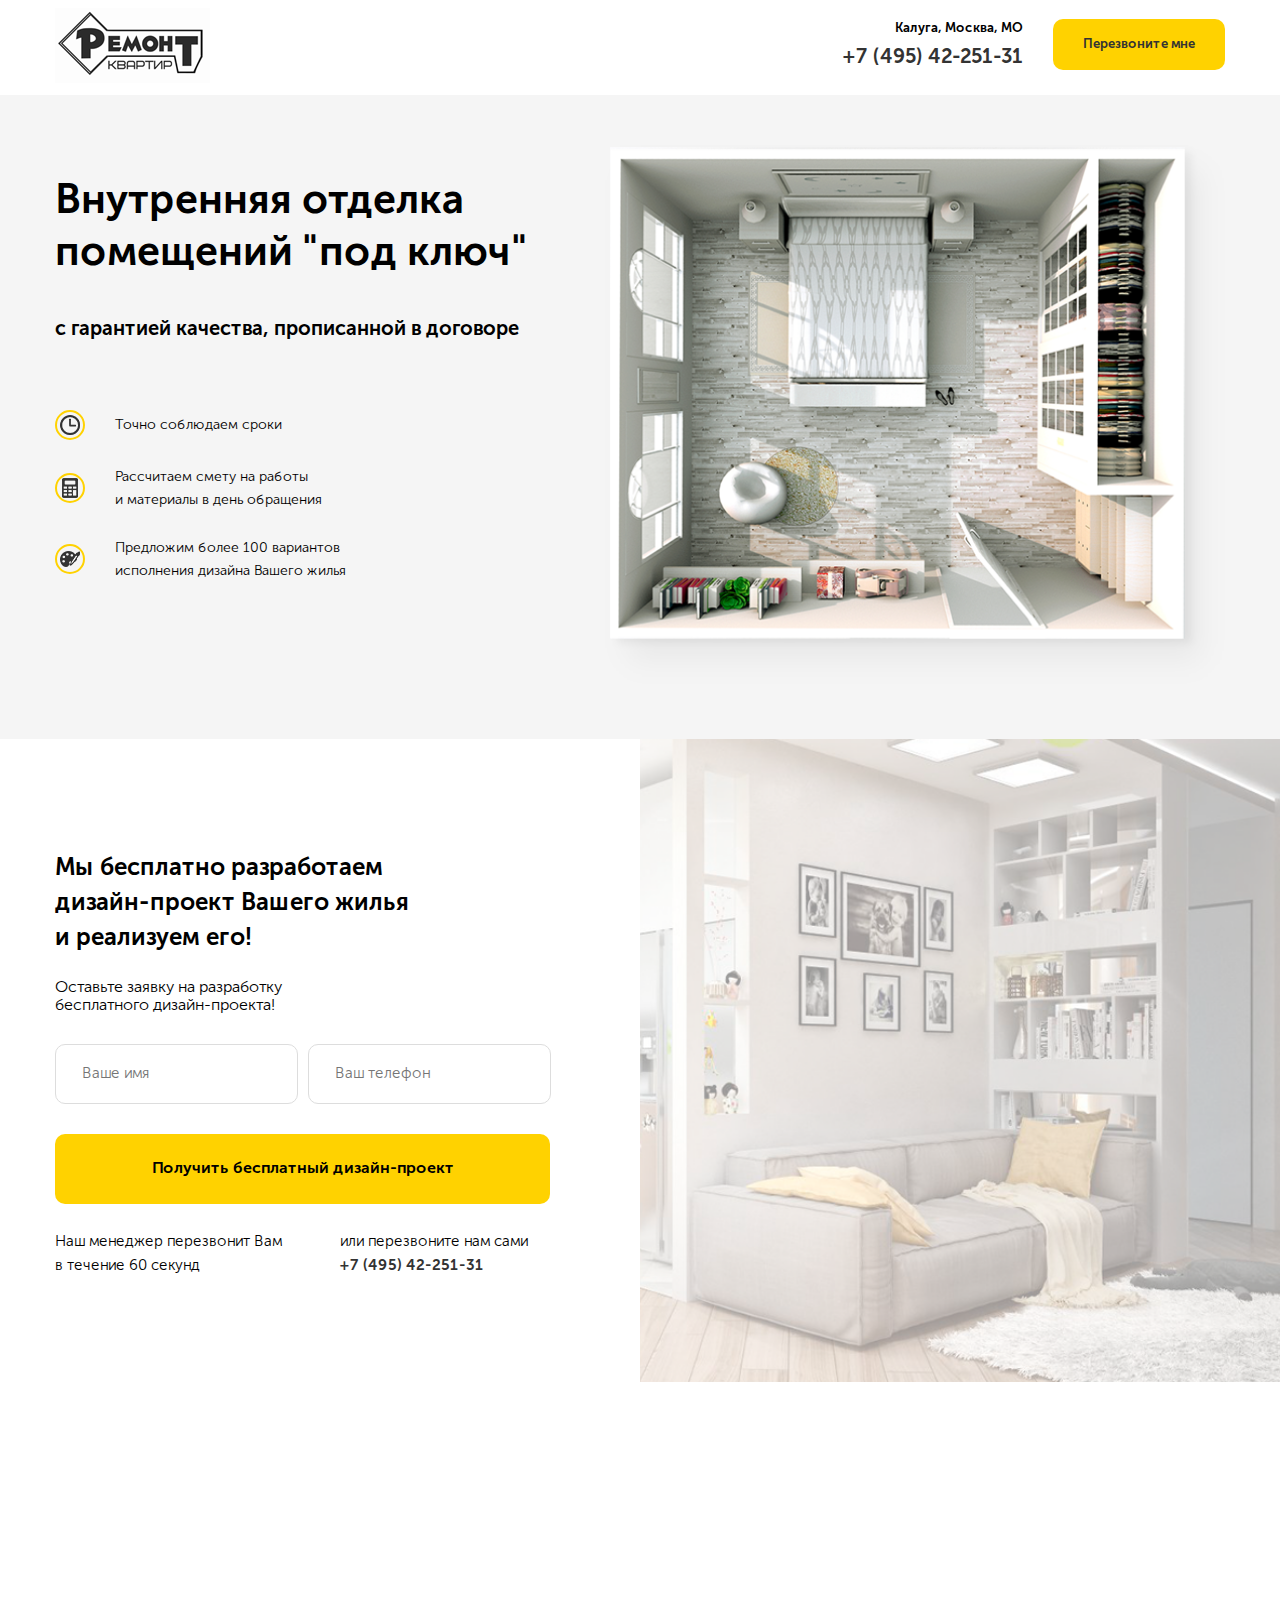
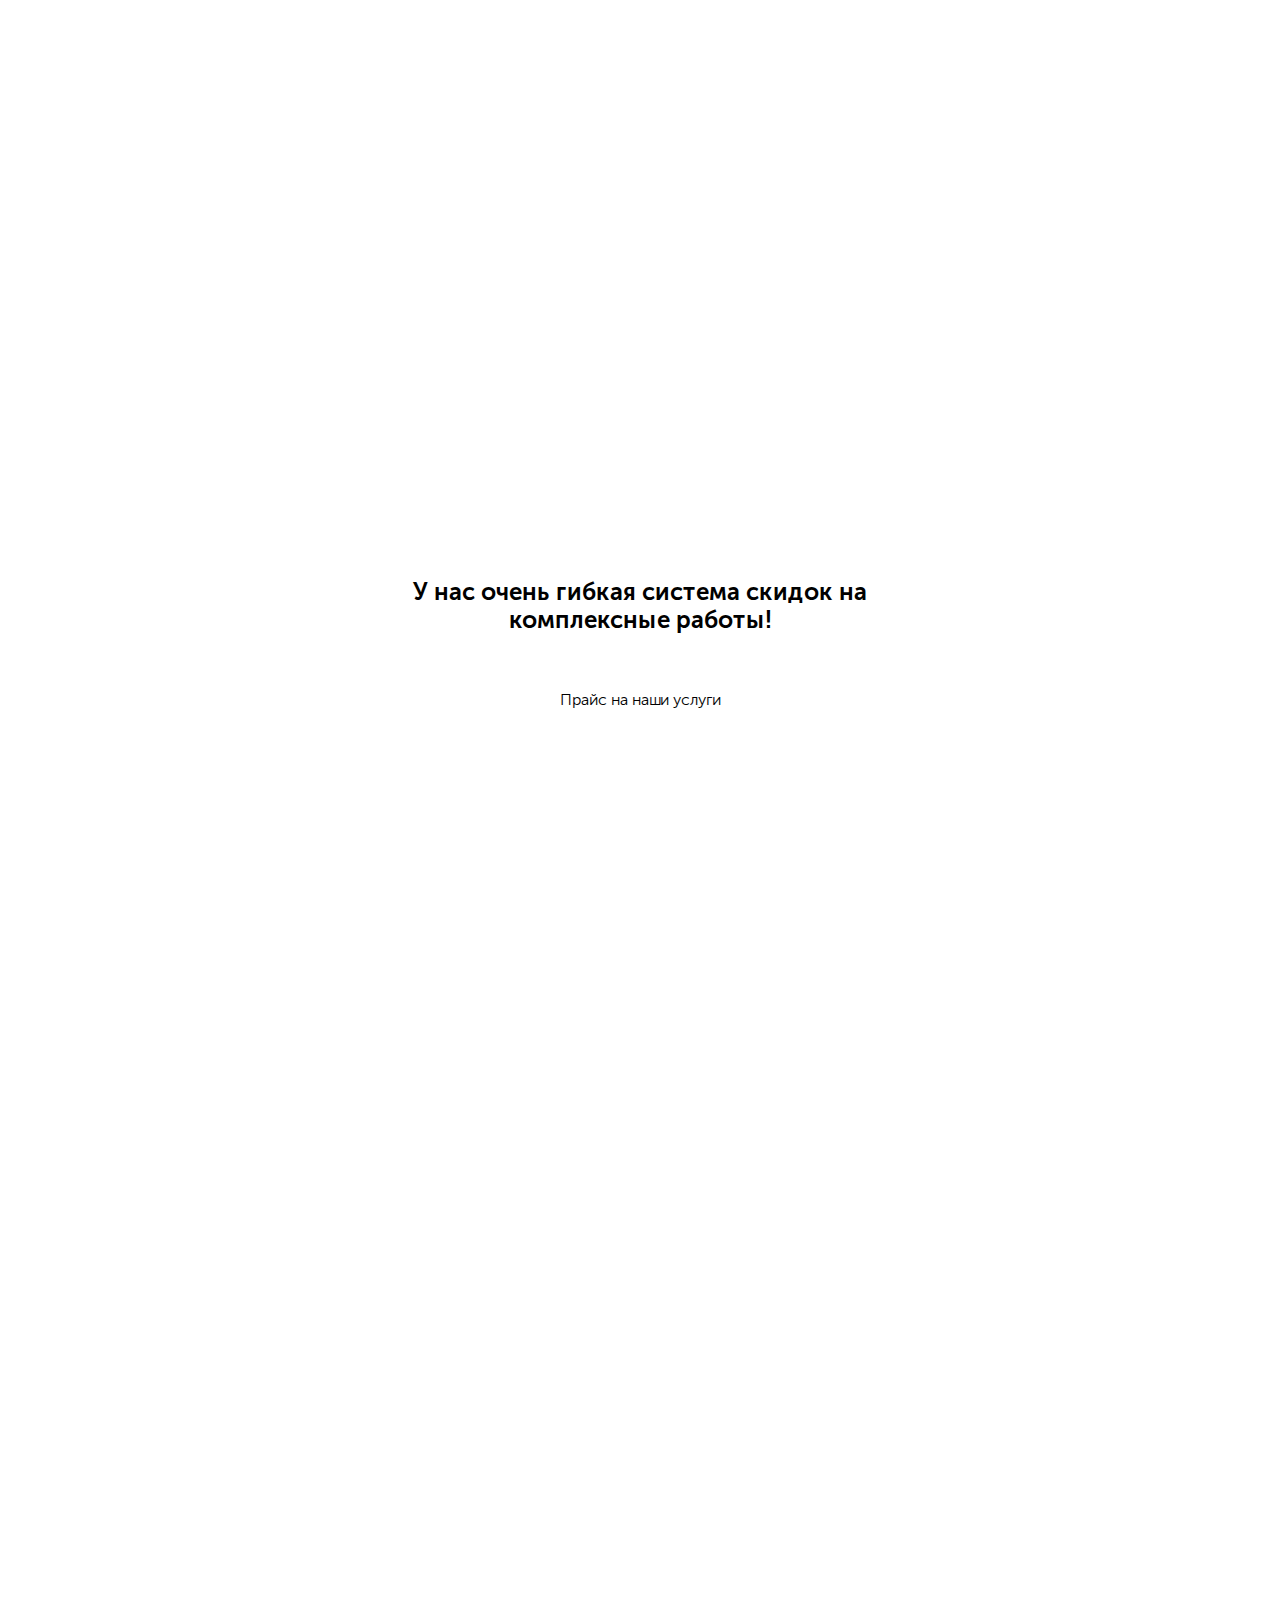
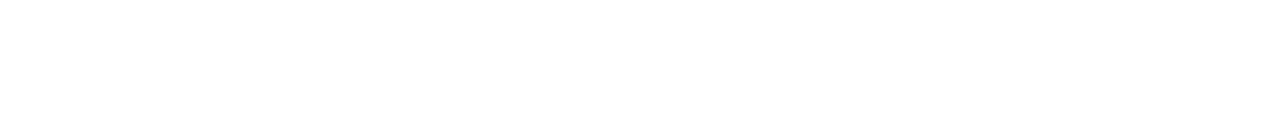
<file: index.html>
<!DOCTYPE html>
<html lang="ru">
<head>
  <meta charset="UTF-8">
  <meta name="viewport" content="width=device-width, initial-scale=1.0">
  <meta http-equiv="X-UA-Compatible" content="ie=edge">
  <title>Document</title>
  <link rel="stylesheet" href="css/normalize.css">
  <link rel="stylesheet" href="css/slick.css">
  <link rel="stylesheet" href="css/animate.css">
  <link rel="stylesheet" href="css/style.css">
</head>
<body>
  
<nav class="navbar">
  <div class="container">
    <div class="navbar-block">
      <div class="navbar__logo wow flipInX">
        <img src="img/logo.png" alt="Логотип">
      </div>
      <!-- /.navbar__logo -->
      <div class="navbar__info">
        <div class="navbar__contacts">
          <span class="navbar__adress">Калуга, Москва, МО</span>
          <a href="tel.:+7 (495) 42-251-31" class="navbar__phone">+7 (495) 42-251-31</a>
        </div>
        <!-- /.navbar__contacts -->
        <a href="#" class="button navbar__button" id="button">Перезвоните мне</a> <!-- /.button navbar__button -->
      </div>
      <!-- /.navbar__info -->
    </div>
    <!-- /.navbar-block -->
  </div>
  <!-- /.container -->
</nav>
<!-- /.navbar -->

<main>
  <div class="section hero">
    <div class="container">
      <div class="hero-block">
        <div class="hero-text">
          <h1 class="hero-text__title">Внутренняя отделка 
            помещений "под ключ"</h1>
          <span class="hero-text__subtitle">с гарантией качества, прописанной в договоре</span>  
          <ul class="hero-list">
            <li class="hero-list__item">
              <div class="hero-list__image">
                <img src="img/hero/clock.png" alt="clock">
              </div>
              <span class="hero-list__text wow zoomIn" data-wow-delay="0.2s">Точно соблюдаем сроки</span> 
            </li>

            <li class="hero-list__item"> 
              <div class="hero-list__image">
                <img src="img/hero/calculator.png" alt="calculator">
              </div>
              <span class="hero-list__text wow zoomIn" data-wow-delay="0.4s">Рассчитаем смету на работы <br>и материалы в день обращения</span> 
            </li>

            <li class="hero-list__item">
               <div class="hero-list__image">
                 <img src="img/hero/paint-board.png" alt="paint-board">
                </div>
              <span class="hero-list__text wow zoomIn" data-wow-delay="0.6s">Предложим более 100 вариантов исполнения дизайна Вашего жилья</span> 
            </li>
          </ul>
        </div>
        <!-- /.hero-text -->
        <div class="hero-image">
          <img class="hero-image__img" src="img/hero/hero-image.png" alt="План квартиры">
        </div>
        <!-- /.hero-image -->
      </div>
      <!-- /.hero-block -->
    </div>
    <!-- /.container -->
  </div>
  <!-- /.section hero -->


  <section class="offer section wow slideInRight" data-wow-delay="0.5s data-wow-duration="10s">
    <div class="container">
      <div class="offer-block">
        <h2 class="section-title offer__title">Мы бесплатно разработаем 
          дизайн-проект Вашего жилья 
          и реализуем его!
          </h2>
        <!-- /.section-title -->
        <span class="section-subtitle offer__subtitle">Оставьте заявку на разработку 
          бесплатного дизайн-проекта!
          </span>
        <!-- /.section-subtitle -->
        <form action="#" class="form offer__input">
          <input type="text" class="input offer__input" placeholder="Ваше имя">
          <input type="tel" class="input offer__input" placeholder="Ваш телефон">
        </form>
        <button class="button offer__button">Получить бесплатный дизайн-проект</button>
       
        <offer class="offer-contact">
         <div class="offer-info">
            <p class="offer__text">Наш менеджер перезвонит Вам
                в течение 60 секунд
                </p>
         </div>
          <div class="offer-tell">
              <span class="offer__text">или перезвоните нам сами</span>
              <a href="tel.:+7 (495) 42-251-31" class="offer__phone">+7 (495) 42-251-31</a>
          </div>
        </offer>

       </div>
      </div>
    <!-- /.container -->
  </section>

  <section class="section portfolio wow slideInLeft" data-wow-delay="0.5s data-wow-duration="10s">
    <div class="container">
      <h2 class="section-title portfolio__title">Работая с 2007 года,
        мы сделали более 500 ремонтов в квартирах и домах
        </h2>

        <div class="slider">
          <div class="slider__item"><img class="slider__image" src="img/portfolio/slider-1.jpg" alt=""></div>
          <div class="slider__item"><img class="slider__image" src="img/portfolio/slider-2.jpg" alt=""></div>
          <div class="slider__item"><img class="slider__image" src="img/portfolio/slider-3.jpg" alt=""></div>
          <div class="slider__item"><img class="slider__image" src="img/portfolio/slider-1.jpg" alt=""></div>
          <div class="slider__item"><img class="slider__image" src="img/portfolio/slider-2.jpg" alt=""></div>
          <div class="slider__item"><img class="slider__image" src="img/portfolio/slider-3.jpg" alt=""></div>
        </div>

        <div class="arrows portfolio__arrows">
          <div class="arrows__left">
            <img src="img/portfolio/left-arrow.png" alt="">
          </div>
          <div class="arrows__right">
            <img src="img/portfolio/right-arrow.png" alt="">
          </div>
        </div>

    </div>
    <!-- /.container -->
  </section>
  <!-- /.section portfolio -->

  <section class="section price">
    <div class="container">
      <h2 class="section-title price__title">У нас очень гибкая система скидок на комплексные работы!</h2>
      <!-- /.section-title price__title -->
      <span class="section-subtitle price__subtitle">Прайс на наши услуги</span>
      <!-- /.section-subtitle price__subtitle -->
      <div class="cards">
        <div class="card price__card wow fadeInUp" data-wow-delay="0.1s">
          <div class="card__image"><img class="card__img" src="img/price/bathroom.png" alt=""></div>
          <!-- /.card__image -->
          <div class="card__text">
            <h4 class="card__title">Ремонт ванных комнат и с/у</h4>
            <!-- /.card__title -->
            <a href="#" class="card__link">Узнать цены</a>
            <!-- /.card__link -->
          </div>
          <!-- /.card__text -->
        </div>
        <!-- /.card -->
        <div class="card price__card wow fadeInUp" data-wow-delay="0.2s"">
          <div class="card__image"><img class="card__img" src="img/price/living.png" alt=""></div>
          <!-- /.card__image -->
          <div class="card__text">
            <h4 class="card__title">Ремонт комнат и квартир</h4>
            <!-- /.card__title -->
            <a href="#" class="card__link">Узнать цены</a>
            <!-- /.card__link -->
          </div>
          <!-- /.card__text -->
        </div>
        <!-- /.card -->
        <div class="card price__card wow fadeInUp" data-wow-delay="0.3s"">
          <div class="card__image"><img class="card__img" src="img/price/office.png" alt=""></div>
          <!-- /.card__image -->
          <div class="card__text">
            <h4 class="card__title">Отделка офисных помещений</h4>
            <!-- /.card__title -->
            <a href="#" class="card__link">Узнать цены</a>
            <!-- /.card__link -->
          </div>
          <!-- /.card__text -->
        </div>
        <!-- /.card -->
        <div class="card price__card wow fadeInUp" data-wow-delay="0.4s"">
          <div class="card__image"><img class="card__img" src="img/price/buildines.png" alt=""></div>
          <!-- /.card__image -->
          <div class="card__text">
            <h4 class="card__title">Ремонт в новостройках</h4>
            <!-- /.card__title -->
            <a href="#" class="card__link">Узнать цены</a>
            <!-- /.card__link -->
          </div>
          <!-- /.card__text -->
        </div>
        <!-- /.card -->
        <div class="card price__card wow fadeInUp" data-wow-delay="0.5s"">
          <div class="card__image"><img class="card__img" src="img/price/kitchen.png" alt=""></div>
          <!-- /.card__image -->
          <div class="card__text">
            <h4 class="card__title">Ремонт кухонь</h4>
            <!-- /.card__title -->
            <a href="#" class="card__link">Узнать цены</a>
            <!-- /.card__link -->
          </div>
          <!-- /.card__text -->
        </div>
        <!-- /.card -->
        <div class="card price__card wow fadeInUp" data-wow-delay="0.6s"">
          <div class="card__image"><img class="card__img" src="img/price/houses.png" alt=""></div>
          <!-- /.card__image -->
          <div class="card__text">
            <h4 class="card__title">Ремонт дач и коттеджей</h4>
            <!-- /.card__title -->
            <a href="#" class="card__link">Узнать цены</a>
            <!-- /.card__link -->
          </div>
          <!-- /.card__text -->
        </div>
        <!-- /.card -->
      </div>
      <!-- /.cards -->
    </div>
    <!-- /.container -->
  </section>
  <!-- /.section price -->

  <!-- /.offer -->
</main>

  <div class="modal" id="modal">
    <div class="modal-dialog">
      <button class="modal-dialog__close" id="close">&times;</button>
      <h4 class="modal-dialog__title">Всплывающее окно</h4>
    </div>
    <!-- /.modal-dialog -->
  </div>
  <!-- /.modal -->

<!-- <script src="js/main.js"></script> -->

<script src="https://code.jquery.com/jquery-3.3.1.min.js"></script>
<script src="js/modal.js"></script>
<script src="js/slick.min.js"></script>
<script src="js/wow.min.js"></script>
<script>
  // Инициализация WOW.js
  new WOW().init();
  // Скрипт слайдера
  $(document).ready(function() {
    $('.slider').slick({
      infinite: true,
      slidesToShow: 3,
      slidesToScroll: 1,
      prevArrow: $('.arrows__left'),
      nextArrow: $('.arrows__right'),
      responsive: [
    {
      breakpoint: 1200,
      settings: {
        slidesToShow: 2,
        slidesToScroll: 1
      
      }
    },
    {
      breakpoint: 768,
      settings: {
        slidesToShow: 1,
        slidesToScroll: 1
      }
    }
  ]
    });
  });
</script>
</body>
</html>
</file>
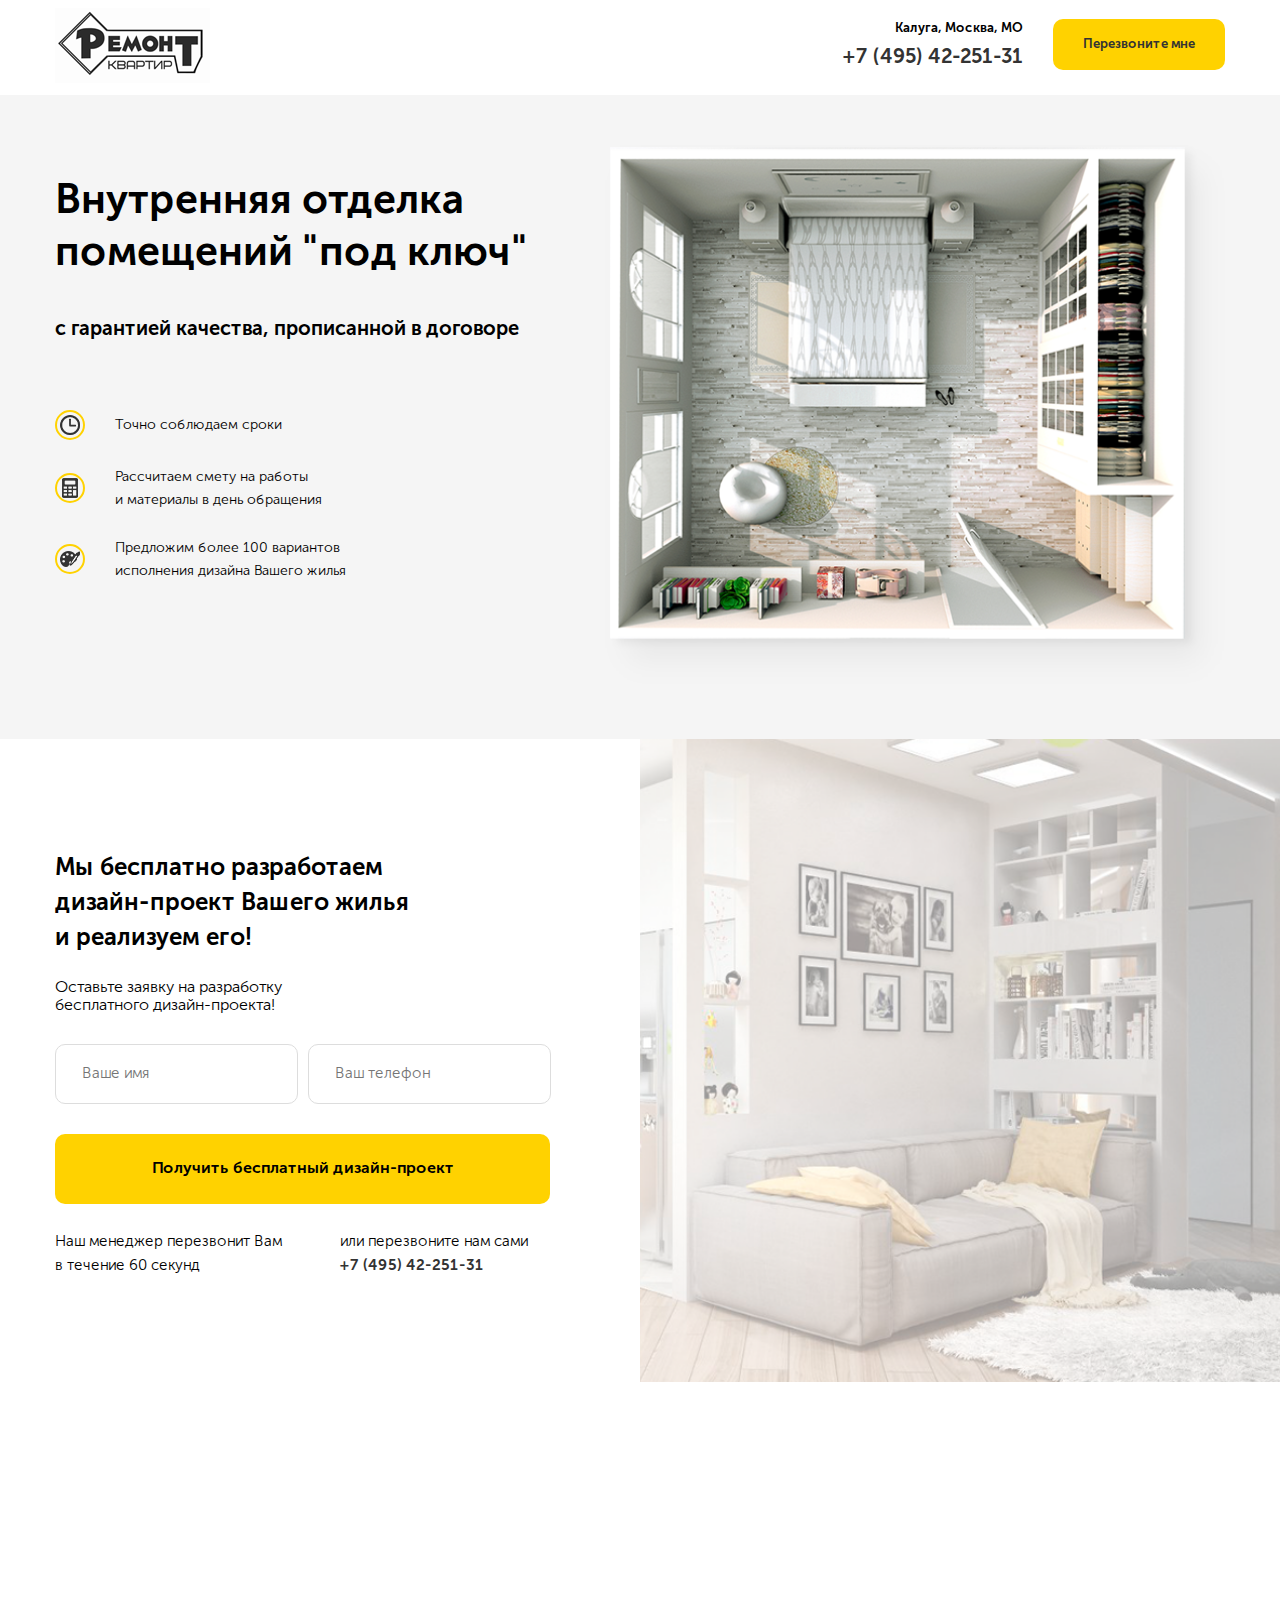
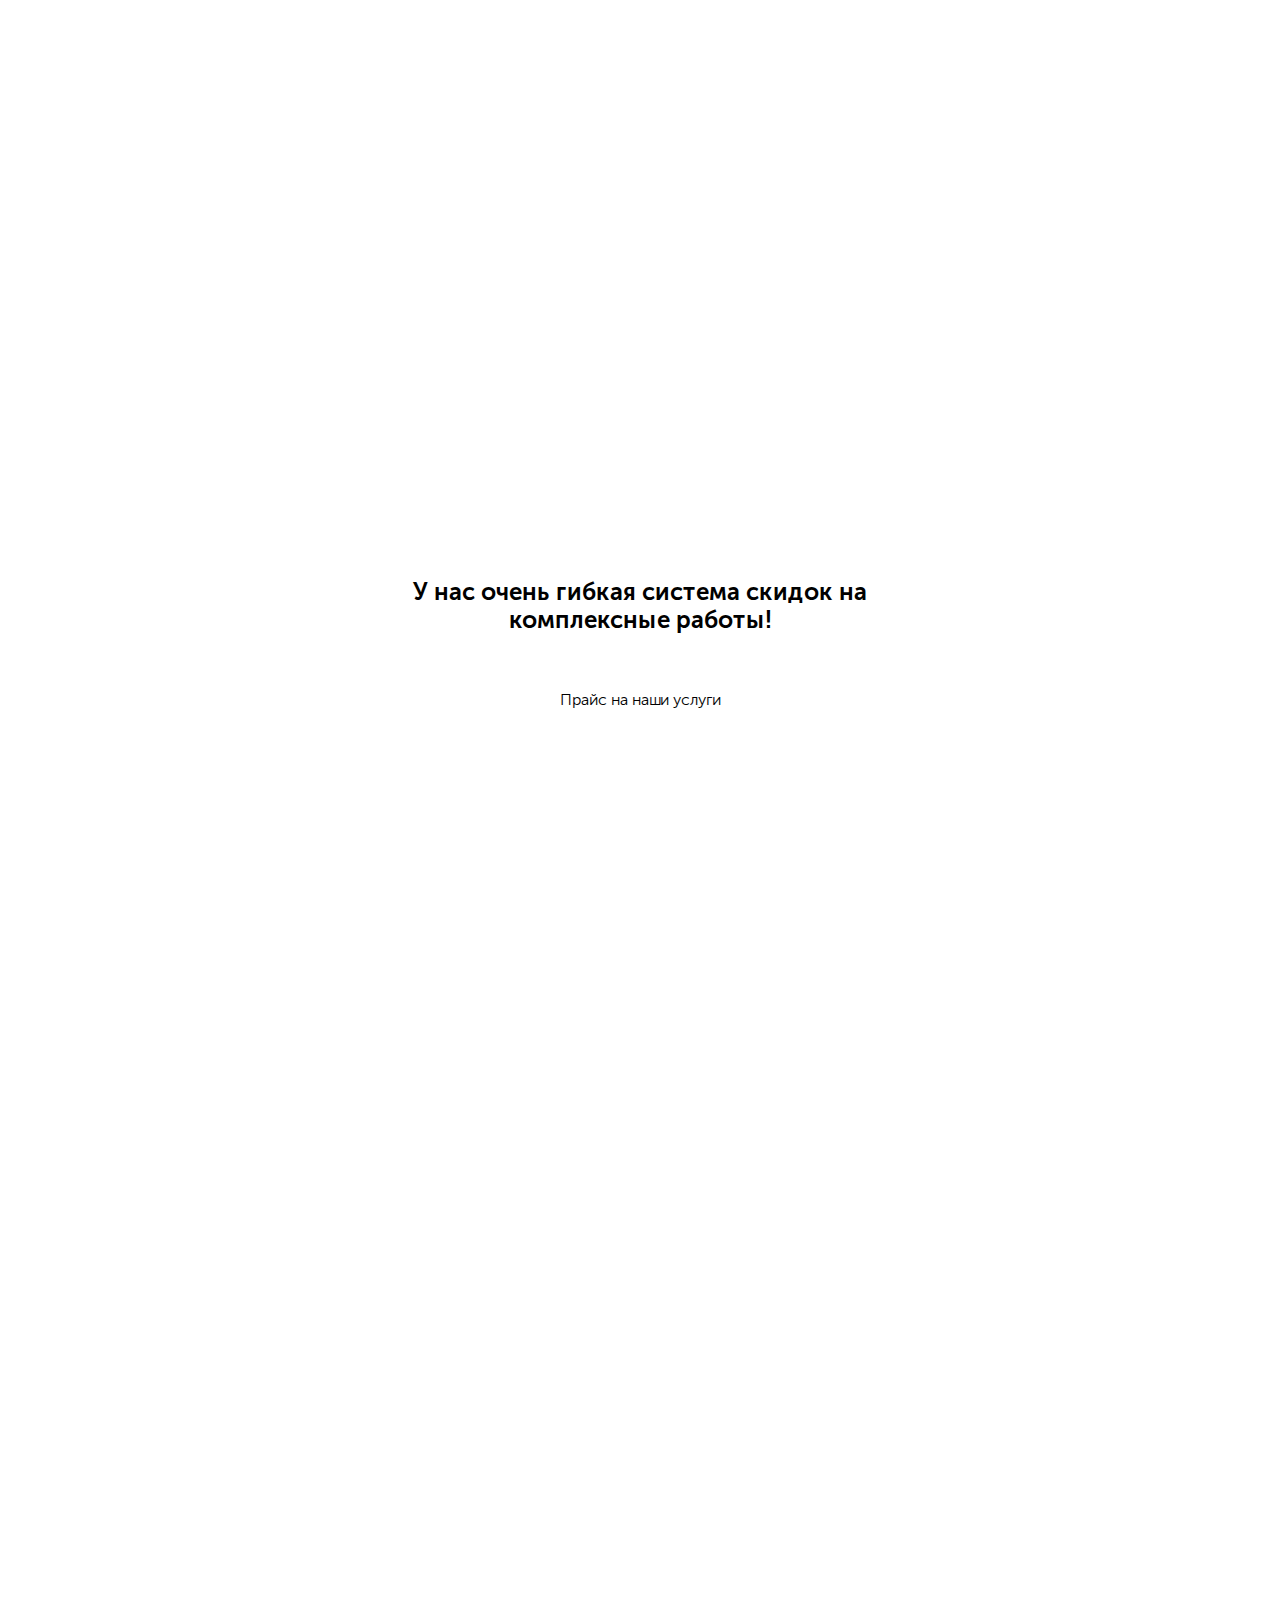
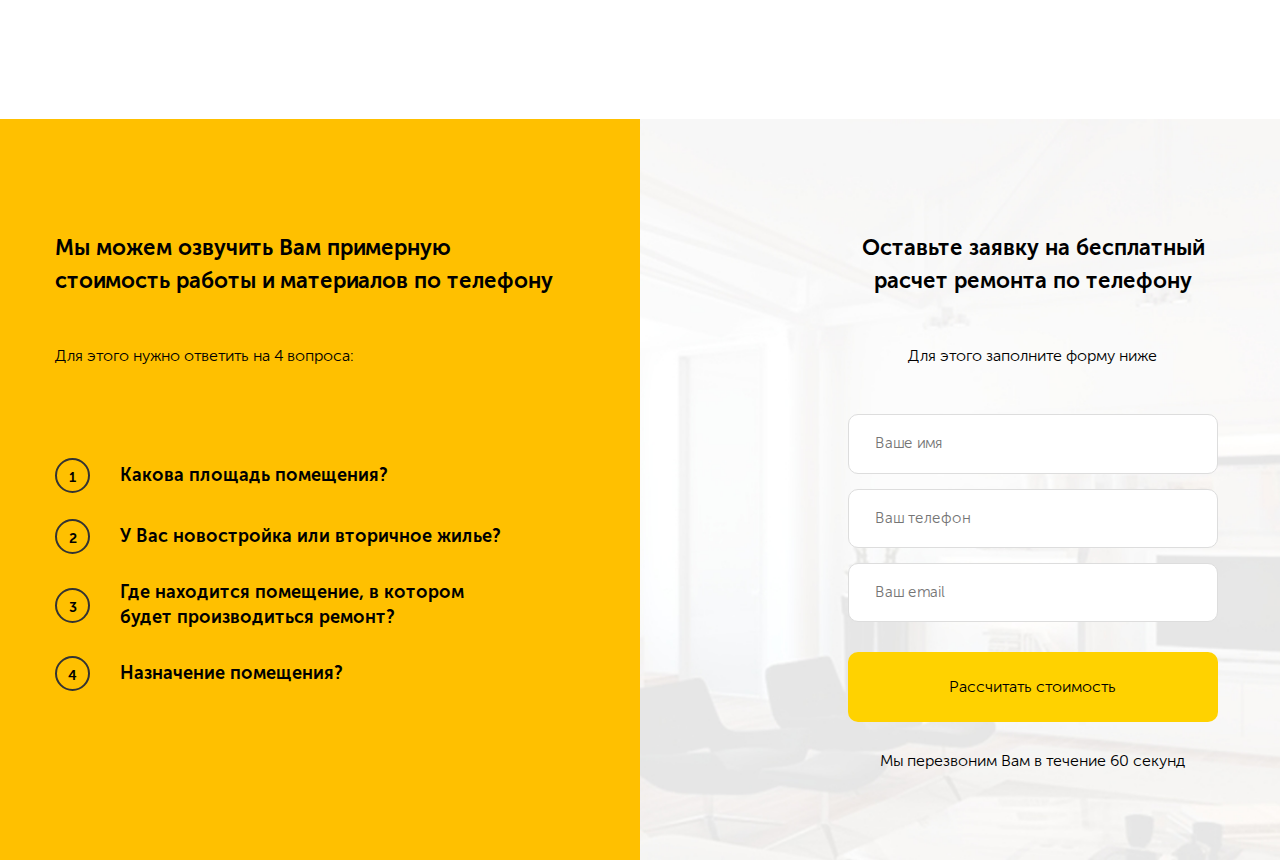
<file: src/index.html>
<!DOCTYPE html>
<html lang="ru">
<head>
  <meta charset="UTF-8">
  <meta name="viewport" content="width=device-width, initial-scale=1.0">
  <meta http-equiv="X-UA-Compatible" content="ie=edge">
  <title>Document</title>
  <link rel="stylesheet" href="css/normalize.css">
  <link rel="stylesheet" href="css/slick.css">
  <link rel="stylesheet" href="css/animate.css">
  <link rel="stylesheet" href="css/style.css">
</head>
<body>
  
<nav class="navbar">
  <div class="container">
    <div class="navbar-block">
      <div class="navbar__logo wow flipInX">
        <img src="img/logo.png" alt="Логотип">
      </div>
      <!-- /.navbar__logo -->
      <div class="navbar__info">
        <div class="navbar__contacts">
          <span class="navbar__adress">Калуга, Москва, МО</span>
          <a href="tel.:+7 (495) 42-251-31" class="navbar__phone">+7 (495) 42-251-31</a>
        </div>
        <!-- /.navbar__contacts -->
        <a href="#" class="button navbar__button" id="button">Перезвоните мне</a> <!-- /.button navbar__button -->
      </div>
      <!-- /.navbar__info -->
    </div>
    <!-- /.navbar-block -->
  </div>
  <!-- /.container -->
</nav>
<!-- /.navbar -->

<main>
  <div class="section hero">
    <div class="container">
      <div class="hero-block">
        <div class="hero-text">
          <h1 class="hero-text__title">Внутренняя отделка 
            помещений "под ключ"</h1>
          <span class="hero-text__subtitle">с гарантией качества, прописанной в договоре</span>  
          <ul class="hero-list">
            <li class="hero-list__item">
              <div class="hero-list__image">
                <img src="img/hero/clock.png" alt="clock">
              </div>
              <span class="hero-list__text wow zoomIn" data-wow-delay="0.2s">Точно соблюдаем сроки</span> 
            </li>

            <li class="hero-list__item"> 
              <div class="hero-list__image">
                <img src="img/hero/calculator.png" alt="calculator">
              </div>
              <span class="hero-list__text wow zoomIn" data-wow-delay="0.4s">Рассчитаем смету на работы <br>и материалы в день обращения</span> 
            </li>

            <li class="hero-list__item">
               <div class="hero-list__image">
                 <img src="img/hero/paint-board.png" alt="paint-board">
                </div>
              <span class="hero-list__text wow zoomIn" data-wow-delay="0.6s">Предложим более 100 вариантов исполнения дизайна Вашего жилья</span> 
            </li>
          </ul>
        </div>
        <!-- /.hero-text -->
        <div class="hero-image">
          <img class="hero-image__img" src="img/hero/hero-image.png" alt="План квартиры">
        </div>
        <!-- /.hero-image -->
      </div>
      <!-- /.hero-block -->
    </div>
    <!-- /.container -->
  </div>
  <!-- /.section hero -->


  <section class="offer section wow slideInRight" data-wow-delay="0.5s data-wow-duration="10s">
    <div class="container">
      <div class="offer-block">
        <h2 class="section-title offer__title">Мы бесплатно разработаем 
          дизайн-проект Вашего жилья 
          и реализуем его!
          </h2>
        <!-- /.section-title -->
        <span class="section-subtitle offer__subtitle">Оставьте заявку на разработку 
          бесплатного дизайн-проекта!
          </span>
        <!-- /.section-subtitle -->
        <form action="#" class="form offer__input">
          <input type="text" class="input offer__input" placeholder="Ваше имя">
          <input type="tel" class="input offer__input" placeholder="Ваш телефон">
        </form>
        <button class="button offer__button">Получить бесплатный дизайн-проект</button>
       
        <offer class="offer-contact">
         <div class="offer-info">
            <p class="offer__text">Наш менеджер перезвонит Вам
                в течение 60 секунд
                </p>
         </div>
          <div class="offer-tell">
              <span class="offer__text">или перезвоните нам сами</span>
              <a href="tel.:+7 (495) 42-251-31" class="offer__phone">+7 (495) 42-251-31</a>
          </div>
        </offer>

       </div>
      </div>
    <!-- /.container -->
  </section>

  <section class="section portfolio wow slideInLeft" data-wow-delay="0.5s data-wow-duration="10s">
    <div class="container">
      <h2 class="section-title portfolio__title">Работая с 2007 года,
        мы сделали более 500 ремонтов в квартирах и домах
        </h2>

        <div class="slider">
          <div class="slider__item"><img class="slider__image" src="img/portfolio/slider-1.jpg" alt=""></div>
          <div class="slider__item"><img class="slider__image" src="img/portfolio/slider-2.jpg" alt=""></div>
          <div class="slider__item"><img class="slider__image" src="img/portfolio/slider-3.jpg" alt=""></div>
          <div class="slider__item"><img class="slider__image" src="img/portfolio/slider-1.jpg" alt=""></div>
          <div class="slider__item"><img class="slider__image" src="img/portfolio/slider-2.jpg" alt=""></div>
          <div class="slider__item"><img class="slider__image" src="img/portfolio/slider-3.jpg" alt=""></div>
        </div>

        <div class="arrows portfolio__arrows">
          <div class="arrows__left">
            <img src="img/portfolio/left-arrow.png" alt="">
          </div>
          <div class="arrows__right">
            <img src="img/portfolio/right-arrow.png" alt="">
          </div>
        </div>

    </div>
    <!-- /.container -->
  </section>
  <!-- /.section portfolio -->

  <section class="section price">
    <div class="container">
      <h2 class="section-title price__title">У нас очень гибкая система скидок на комплексные работы!</h2>
      <!-- /.section-title price__title -->
      <span class="section-subtitle price__subtitle">Прайс на наши услуги</span>
      <!-- /.section-subtitle price__subtitle -->
      <div class="cards">
        <div class="card price__card wow fadeInUp" data-wow-delay="0.1s">
          <div class="card__image"><img class="card__img" src="img/price/bathroom.png" alt=""></div>
          <!-- /.card__image -->
          <div class="card__text">
            <h4 class="card__title">Ремонт ванных комнат и с/у</h4>
            <!-- /.card__title -->
            <a href="#" class="card__link">Узнать цены</a>
            <!-- /.card__link -->
          </div>
          <!-- /.card__text -->
        </div>
        <!-- /.card -->
        <div class="card price__card wow fadeInUp" data-wow-delay="0.2s"">
          <div class="card__image"><img class="card__img" src="img/price/living.png" alt=""></div>
          <!-- /.card__image -->
          <div class="card__text">
            <h4 class="card__title">Ремонт комнат и квартир</h4>
            <!-- /.card__title -->
            <a href="#" class="card__link">Узнать цены</a>
            <!-- /.card__link -->
          </div>
          <!-- /.card__text -->
        </div>
        <!-- /.card -->
        <div class="card price__card wow fadeInUp" data-wow-delay="0.3s"">
          <div class="card__image"><img class="card__img" src="img/price/office.png" alt=""></div>
          <!-- /.card__image -->
          <div class="card__text">
            <h4 class="card__title">Отделка офисных помещений</h4>
            <!-- /.card__title -->
            <a href="#" class="card__link">Узнать цены</a>
            <!-- /.card__link -->
          </div>
          <!-- /.card__text -->
        </div>
        <!-- /.card -->
        <div class="card price__card wow fadeInUp" data-wow-delay="0.4s"">
          <div class="card__image"><img class="card__img" src="img/price/buildines.png" alt=""></div>
          <!-- /.card__image -->
          <div class="card__text">
            <h4 class="card__title">Ремонт в новостройках</h4>
            <!-- /.card__title -->
            <a href="#" class="card__link">Узнать цены</a>
            <!-- /.card__link -->
          </div>
          <!-- /.card__text -->
        </div>
        <!-- /.card -->
        <div class="card price__card wow fadeInUp" data-wow-delay="0.5s"">
          <div class="card__image"><img class="card__img" src="img/price/kitchen.png" alt=""></div>
          <!-- /.card__image -->
          <div class="card__text">
            <h4 class="card__title">Ремонт кухонь</h4>
            <!-- /.card__title -->
            <a href="#" class="card__link">Узнать цены</a>
            <!-- /.card__link -->
          </div>
          <!-- /.card__text -->
        </div>
        <!-- /.card -->
        <div class="card price__card wow fadeInUp" data-wow-delay="0.6s"">
          <div class="card__image"><img class="card__img" src="img/price/houses.png" alt=""></div>
          <!-- /.card__image -->
          <div class="card__text">
            <h4 class="card__title">Ремонт дач и коттеджей</h4>
            <!-- /.card__title -->
            <a href="#" class="card__link">Узнать цены</a>
            <!-- /.card__link -->
          </div>
          <!-- /.card__text -->
        </div>
        <!-- /.card -->
      </div>
      <!-- /.cards -->
    </div>
    <!-- /.container -->
  </section>
  <!-- /.section price -->

  <section class="section brif">
    <div class="container">
      <div class="brif-block">
        <div class="interview brif__interview">
          <h3 class="interview__title">Мы можем озвучить Вам примерную стоимость
            работы и материалов по телефону
            </h3>
            <span class="interview__subtitle">Для этого нужно ответить на 4 вопроса:</span>
            <ul class="interview-list">
              <li class="interview-list__item">
                <span class="interview-list__counter">1</span>
                <span class="interview-list__text">Какова площадь помещения?
                    </span>
              </li>
              <li class="interview-list__item">
                <span class="interview-list__counter">2</span>
                <span class="interview-list__text"> У Вас новостройка или вторичное жилье?
              </li>
              <li class="interview-list__item">
                <span class="interview-list__counter">3</span>
                <span class="interview-list__text">Где находится помещение, в котором будет 
                    производиться ремонт?
              </li>
              <li class="interview-list__item">
                <span class="interview-list__counter">4</span>
                <span class="interview-list__text">Назначение помещения?</span>
              </li>
            </ul>
        </div>
        <!-- /.interview brif__interview -->
        <div class="form brif__form">
          <h3 class="form__title">Оставьте заявку на бесплатный 
              расчет ремонта по телефону</h3>
              <span class="form__subtitle">Для этого заполните форму ниже</span>
              <form action="#" id="brif-form">
                <input type="text" name="username" required maxlength="15" class="input brif__input" placeholder="Ваше имя">
                <input type="tel" name="phone" class="input brif__input phone" placeholder="Ваш телефон">
                <input type="email" name="email" class="input brif__input" placeholder="Ваш email">
                <button class="button brif__button">Рассчитать стоимость</button>
                <span class="form__description">Мы перезвоним Вам в течение 60 секунд</span>
              </form>
        </div>
        <!-- /.form brif__form -->
      </div>
      <!-- /.brif-block -->
    </div>
    <!-- /.container -->
  </section>
  <!-- /.section brif -->

</main>

  <div class="modal" id="modal">
    <div class="modal-dialog">
      <button class="modal-dialog__close" id="close">&times;</button>
      <h4 class="modal-dialog__title">Всплывающее окно</h4>
    </div>
    <!-- /.modal-dialog -->
  </div>
  <!-- /.modal -->

<!-- <script src="js/main.js"></script> -->

<script src="https://code.jquery.com/jquery-3.3.1.min.js"></script>
<script src="js/modal.js"></script>
<script src="js/slick.min.js"></script>
<script src="js/wow.min.js"></script>
<script src="js/jquery.validate.min.js"></script>
<script src="js/jquery.maskedinput.min.js"></script>

<script>
  // Инициализация WOW.js
  new WOW().init();
  
  $(document).ready(function() {
    // Валидация формы
    $('#brif-form').validate({
      rules:{
        username: {
          required: true,
          minlength: 2,
          maxlength: 15
        },
        phone: "required",
        email:{
          required: true,
          email: true
        },
      },
      messages: {
        username: {
          required: "Заполните поле",
          minlength: jQuery.validator.format("Символов осталось: {0} ")
        },
        phone: "Заполните поле",
        email: "Введите корректный email",
     },
    });
    // Маска для телефона
    $('.phone').mask('+7(999)999-99-99')
    // Скрипт слайдера
    $('.slider').slick({
      infinite: true,
      slidesToShow: 3,
      slidesToScroll: 1,
      prevArrow: $('.arrows__left'),
      nextArrow: $('.arrows__right'),
      responsive: [
    {
      breakpoint: 1200,
      settings: {
        slidesToShow: 2,
        slidesToScroll: 1
      
      }
    },
    {
      breakpoint: 768,
      settings: {
        slidesToShow: 1,
        slidesToScroll: 1
      }
    }
  ]
    });
  });
</script>
</body>
</html>
</file>
<file: css/style.css>
@charset "UTF-8";
@font-face {
  font-family: 'Museo Sans Light';
  src: url("../fonts/MuseoSansCyril/MuseoSansCyrl-300.eot");
  src: url("../fonts/MuseoSansCyril/MuseoSansCyrl-300.eot?#iefix") format("embedded-opentype"), url("../fonts/MuseoSansCyril/MuseoSansCyrl-300.woff") format("woff"), url("../fonts/MuseoSansCyril/MuseoSansCyrl-300.ttf") format("truetype");
  font-weight: normal;
  font-style: normal;
}

@font-face {
  font-family: 'Museo Sans Bold';
  src: url("../fonts/MuseoSansCyril/MuseoSansCyrl-700.eot");
  src: url("../fonts/MuseoSansCyril/MuseoSansCyrl-700.eot?#iefix") format("embedded-opentype"), url("../fonts/MuseoSansCyril/MuseoSansCyrl-700.woff") format("woff"), url("../fonts/MuseoSansCyril/MuseoSansCyrl-700.ttf") format("truetype");
  font-weight: normal;
  font-style: normal;
}

* {
  -webkit-box-sizing: border-box;
          box-sizing: border-box;
}

body {
  font-family: 'Museo Sans Light', sans-serif;
  font-weight: 300;
}

img {
  max-width: 100%;
}

.container {
  width: 1170px;
  margin: auto;
}

@media (max-width: 1200px) {
  .container {
    width: 95%;
  }
}

@media (max-width: 768px) {
  .container {
    max-width: 580px;
    width: 90%;
  }
}

a {
  color: #333333;
  text-decoration: none;
}

.button {
  border-radius: 10px;
  background-color: #ffd200;
  border: none;
  padding: 16px 35px;
  outline: none;
  cursor: pointer;
}

.button:hover {
  background-color: #ffd200c7;
}

.button:active {
  background-color: #ffd20085;
}

.section {
  padding: 90px 0;
}

.section-title {
  font-size: 24px;
  font-family: 'Museo Sans Bold', sans-serif;
  font-weight: 700;
  text-align: center;
  max-width: 500px;
}

.section-subtitle {
  font-size: 16px;
  display: block;
}

.input {
  border: 1px solid #dddddd;
  padding: 20px 26px;
  font-size: 15px;
  border-radius: 10px;
}

.arrows__left:hover, .arrows__right:hover {
  cursor: pointer;
}

/* Импорт стилей шапки */
.navbar {
  padding: 8px 0;
}

.navbar-block {
  display: -webkit-box;
  display: -ms-flexbox;
  display: flex;
  -webkit-box-pack: justify;
      -ms-flex-pack: justify;
          justify-content: space-between;
  -webkit-box-align: center;
      -ms-flex-align: center;
          align-items: center;
}

.navbar__info {
  display: -webkit-box;
  display: -ms-flexbox;
  display: flex;
  -webkit-box-align: center;
      -ms-flex-align: center;
          align-items: center;
  text-align: right;
}

.navbar__adress {
  display: -webkit-box;
  display: -ms-flexbox;
  display: flex;
  -webkit-box-orient: vertical;
  -webkit-box-direction: normal;
      -ms-flex-direction: column;
          flex-direction: column;
  font-size: 13px;
  padding-bottom: 9px;
  font-family: 'Museo Sans Bold', sans-serif;
  font-weight: 700;
}

.navbar__button {
  padding: 18px 30px;
  margin-left: 30px;
  font-size: 13px;
  margin-bottom: 7px;
  font-family: 'Museo Sans Bold', sans-serif;
  font-weight: 700;
}

.navbar__phone {
  display: inline-block;
  color: #333333;
  font-size: 20px;
  text-decoration: none;
  margin-bottom: 6px;
  font-family: 'Museo Sans Bold', sans-serif;
  font-weight: 700;
}

@media (max-width: 768px) {
  .navbar__contacts {
    display: none;
  }
  .navbar__button {
    font-size: 12px;
    padding: 15px 26px;
    font-weight: 700;
  }
  .navbar__logo {
    width: 90px;
  }
}

.hero {
  padding: 50px 0;
  background-color: #f5f5f5;
}

.hero-block {
  display: -webkit-box;
  display: -ms-flexbox;
  display: flex;
}

.hero-text {
  -ms-flex-preferred-size: 50%;
      flex-basis: 50%;
  padding-right: 50px;
}

.hero-text__title {
  font-size: 41px;
  line-height: 52px;
  margin-bottom: 40px;
  font-family: 'Museo Sans Bold', sans-serif;
  font-weight: 700;
}

.hero-text__subtitle {
  display: inline-block;
  font-size: 20px;
  margin-bottom: 70px;
  font-family: 'Museo Sans Bold', sans-serif;
  font-weight: 700;
}

.hero-list {
  margin: 0;
  padding: 0;
}

.hero-list__item {
  display: -webkit-box;
  display: -ms-flexbox;
  display: flex;
  -webkit-box-align: center;
      -ms-flex-align: center;
          align-items: center;
  margin-bottom: 25px;
}

.hero-list__item:last-child {
  margin-bottom: 0;
}

.hero-list__image {
  width: 30px;
  height: 30px;
  padding: 3px;
  border: 2px solid #ffd200;
  display: -webkit-box;
  display: -ms-flexbox;
  display: flex;
  -webkit-box-align: center;
      -ms-flex-align: center;
          align-items: center;
  -webkit-box-pack: center;
      -ms-flex-pack: center;
          justify-content: center;
  border-radius: 50%;
  margin-right: 30px;
}

.hero-list__text {
  line-height: 23px;
  max-width: 250px;
  font-size: 14px;
  font-family: 'Museo Sans Light', sans-serif;
  font-weight: 300;
}

.hero-image__img {
  padding-left: 23px;
  width: 720px;
}

@media (max-width: 1200px) {
  .hero-block {
    -webkit-box-orient: vertical;
    -webkit-box-direction: normal;
        -ms-flex-direction: column;
            flex-direction: column;
  }
  .hero-list {
    margin-bottom: 44px;
  }
  .hero-text {
    padding-right: 10px;
  }
}

@media (max-width: 768px) {
  .hero-text__title {
    font-size: 24px;
    line-height: 1.4;
    margin-bottom: 15px;
  }
  .hero-text__subtitle {
    font-size: 16px;
    margin-bottom: 28px;
  }
  .hero-list__item {
    margin-bottom: 20px;
  }
  .hero-list__text {
    font-size: 12px;
  }
  .hero-list__image {
    margin-right: 15px;
  }
}

.offer {
  background: url("../img/offer/offer-bg.png") no-repeat;
  background-size: contain;
  background-position: center right;
  position: relative;
}

.offer:before {
  content: "";
  width: 50%;
  height: 100%;
  position: absolute;
  top: 0;
  left: 0;
  background-color: #fff;
}

.offer-block {
  width: 50%;
  padding-right: 90px;
  position: relative;
}

.offer__title {
  width: 360px;
  line-height: 35px;
  margin-bottom: 24px;
  text-align: left;
}

.offer__subtitle {
  max-width: 250px;
  margin-bottom: 30px;
  font-family: 'Museo Sans Light', sans-serif;
  font-weight: 300;
}

.offer__input {
  display: -webkit-box;
  display: -ms-flexbox;
  display: flex;
  -webkit-box-pack: spase-between;
      -ms-flex-pack: spase-between;
          justify-content: spase-between;
  margin-bottom: 15px;
  width: 495px;
}

.offer__input:first-child {
  margin-right: 10px;
}

.offer__button {
  width: 100%;
  min-height: 70px;
  font-family: 'Museo Sans Bold', sans-serif;
  font-weight: 700;
}

.offer-contact {
  display: -webkit-box;
  display: -ms-flexbox;
  display: flex;
  -webkit-box-pack: justify;
      -ms-flex-pack: justify;
          justify-content: space-between;
  width: 100%;
}

.offer__text {
  width: 230px;
  font-size: 15px;
  margin-right: 10px;
  line-height: 24px;
  margin-top: 25px;
}

.offer-tell {
  width: 210px;
  font-size: 15px;
  line-height: 24px;
  margin-top: 25px;
}

.offer__phone {
  font-family: 'Museo Sans Bold', sans-serif;
  font-weight: 700;
  font-size: 15px;
}

@media (max-width: 1200px) {
  .offer__input {
    width: 100%;
    margin-bottom: 10px;
  }
  .offer__button {
    font-size: 13px;
  }
}

@media (max-width: 768px) {
  .offer {
    background: #fff;
  }
  .offer-block {
    width: 100%;
    padding-right: 0;
  }
}

.modal {
  position: fixed;
  left: 0;
  top: 0;
  width: 100%;
  height: 100%;
  background-color: rgba(0, 0, 0, 0.5);
  display: none;
}

.modal_active {
  display: -webkit-box;
  display: -ms-flexbox;
  display: flex;
}

.modal-dialog {
  position: relative;
  margin: auto;
  max-width: 450px;
  width: 90%;
  min-width: 200px;
  background-color: #fff;
  padding: 40px;
}

.modal-dialog__close {
  position: absolute;
  top: 0;
  right: 0;
}

.portfolio {
  background: #f5f5f5 url("../img/portfolio/portfolio-pattern.jpg") center left repeat-y;
  background-size: 50%;
}

.portfolio__title {
  margin: auto;
  margin-bottom: 100px;
}

.portfolio__arrows {
  max-width: 120px;
  margin: auto;
  margin-top: 68px;
  display: -webkit-box;
  display: -ms-flexbox;
  display: flex;
  -webkit-box-pack: justify;
      -ms-flex-pack: justify;
          justify-content: space-between;
}

.slider__image {
  margin: auto;
}

.price__title {
  margin: auto;
  margin-bottom: 58px;
}

.price__subtitle {
  margin-bottom: 59px;
  text-align: center;
}

.price__card {
  margin-bottom: 30px;
}

.card {
  text-align: center;
  border: 1px solid #e8e8e8;
  -webkit-transition: 0.2s;
  transition: 0.2s;
}

.card:hover {
  -webkit-box-shadow: 0 20px 25px rgba(0, 0, 0, 0.1);
          box-shadow: 0 20px 25px rgba(0, 0, 0, 0.1);
}

.card:hover .card__image:before {
  opacity: 1;
}

.card__text {
  padding: 40px;
}

.card__title {
  margin-top: 0;
}

.card__image {
  position: relative;
}

.card__image::before {
  content: '';
  position: absolute;
  left: 0;
  top: 0;
  width: 100%;
  height: 100%;
  background-image: -webkit-gradient(linear, left bottom, left top, from(#ffd200), to(rgba(255, 255, 255, 0)));
  background-image: linear-gradient(to top, #ffd200 0%, rgba(255, 255, 255, 0) 100%);
  opacity: 0;
  -webkit-transition: 0.2s;
  transition: 0.2s;
}

.card__img {
  display: block;
}

.card__link {
  display: inline-block;
  font-family: 'Museo Sans Bold', sans-serif;
  font-weight: 700;
  color: #333333;
  font-size: 16px;
  position: relative;
}

.card__link:hover:after {
  height: 12px;
}

.card__link:after {
  display: block;
  position: absolute;
  bottom: -4px;
  left: 0;
  z-index: -1;
  content: '';
  width: 100px;
  height: 3px;
  background-color: #ffd200;
  -webkit-transition: 0.2s;
  transition: 0.2s;
}

.cards {
  display: -webkit-box;
  display: -ms-flexbox;
  display: flex;
  -webkit-box-pack: justify;
      -ms-flex-pack: justify;
          justify-content: space-between;
  -ms-flex-wrap: wrap;
      flex-wrap: wrap;
}

@media (max-width: 1200px) {
  .cards {
    display: -webkit-box;
    display: -ms-flexbox;
    display: flex;
    -ms-flex-pack: distribute;
        justify-content: space-around;
  }
}
/*# sourceMappingURL=style.css.map */
</file>
<file: src/css/style.css>
@charset "UTF-8";
@font-face {
  font-family: 'Museo Sans Light';
  src: url("../fonts/MuseoSansCyril/MuseoSansCyrl-300.eot");
  src: url("../fonts/MuseoSansCyril/MuseoSansCyrl-300.eot?#iefix") format("embedded-opentype"), url("../fonts/MuseoSansCyril/MuseoSansCyrl-300.woff") format("woff"), url("../fonts/MuseoSansCyril/MuseoSansCyrl-300.ttf") format("truetype");
  font-weight: normal;
  font-style: normal;
}

@font-face {
  font-family: 'Museo Sans Bold';
  src: url("../fonts/MuseoSansCyril/MuseoSansCyrl-700.eot");
  src: url("../fonts/MuseoSansCyril/MuseoSansCyrl-700.eot?#iefix") format("embedded-opentype"), url("../fonts/MuseoSansCyril/MuseoSansCyrl-700.woff") format("woff"), url("../fonts/MuseoSansCyril/MuseoSansCyrl-700.ttf") format("truetype");
  font-weight: normal;
  font-style: normal;
}

* {
  -webkit-box-sizing: border-box;
          box-sizing: border-box;
}

body {
  font-family: 'Museo Sans Light', sans-serif;
  font-weight: 300;
}

img {
  max-width: 100%;
}

.container {
  width: 1170px;
  margin: auto;
}

@media (max-width: 1200px) {
  .container {
    width: 95%;
  }
}

@media (max-width: 768px) {
  .container {
    max-width: 580px;
    width: 90%;
  }
  .section {
    padding-top: 60px;
    padding-bottom: 60px;
  }
}

a {
  color: #333333;
  text-decoration: none;
}

.button {
  border-radius: 10px;
  background-color: #ffd200;
  border: none;
  padding: 16px 35px;
  outline: none;
  cursor: pointer;
}

.button:hover {
  background-color: #ffd200c7;
}

.button:active {
  background-color: #ffd20085;
}

.section {
  padding: 90px 0;
}

.section-title {
  font-size: 24px;
  font-family: 'Museo Sans Bold', sans-serif;
  font-weight: 700;
  text-align: center;
  max-width: 500px;
}

.section-subtitle {
  font-size: 16px;
  display: block;
}

.input {
  border: 1px solid #dddddd;
  padding: 20px 26px;
  font-size: 15px;
  border-radius: 10px;
}

.arrows__left:hover, .arrows__right:hover {
  cursor: pointer;
}

/* Импорт стилей шапки */
.navbar {
  padding: 8px 0;
}

.navbar-block {
  display: -webkit-box;
  display: -ms-flexbox;
  display: flex;
  -webkit-box-pack: justify;
      -ms-flex-pack: justify;
          justify-content: space-between;
  -webkit-box-align: center;
      -ms-flex-align: center;
          align-items: center;
}

.navbar__info {
  display: -webkit-box;
  display: -ms-flexbox;
  display: flex;
  -webkit-box-align: center;
      -ms-flex-align: center;
          align-items: center;
  text-align: right;
}

.navbar__adress {
  display: -webkit-box;
  display: -ms-flexbox;
  display: flex;
  -webkit-box-orient: vertical;
  -webkit-box-direction: normal;
      -ms-flex-direction: column;
          flex-direction: column;
  font-size: 13px;
  padding-bottom: 9px;
  font-family: 'Museo Sans Bold', sans-serif;
  font-weight: 700;
}

.navbar__button {
  padding: 18px 30px;
  margin-left: 30px;
  font-size: 13px;
  margin-bottom: 7px;
  font-family: 'Museo Sans Bold', sans-serif;
  font-weight: 700;
}

.navbar__phone {
  display: inline-block;
  color: #333333;
  font-size: 20px;
  text-decoration: none;
  margin-bottom: 6px;
  font-family: 'Museo Sans Bold', sans-serif;
  font-weight: 700;
}

@media (max-width: 768px) {
  .navbar__contacts {
    display: none;
  }
  .navbar__button {
    font-size: 12px;
    padding: 15px 26px;
    font-weight: 700;
  }
  .navbar__logo {
    width: 90px;
  }
}

.hero {
  padding: 50px 0;
  background-color: #f5f5f5;
}

.hero-block {
  display: -webkit-box;
  display: -ms-flexbox;
  display: flex;
}

.hero-text {
  -ms-flex-preferred-size: 50%;
      flex-basis: 50%;
  padding-right: 50px;
}

.hero-text__title {
  font-size: 41px;
  line-height: 52px;
  margin-bottom: 40px;
  font-family: 'Museo Sans Bold', sans-serif;
  font-weight: 700;
}

.hero-text__subtitle {
  display: inline-block;
  font-size: 20px;
  margin-bottom: 70px;
  font-family: 'Museo Sans Bold', sans-serif;
  font-weight: 700;
}

.hero-list {
  margin: 0;
  padding: 0;
}

.hero-list__item {
  display: -webkit-box;
  display: -ms-flexbox;
  display: flex;
  -webkit-box-align: center;
      -ms-flex-align: center;
          align-items: center;
  margin-bottom: 25px;
}

.hero-list__item:last-child {
  margin-bottom: 0;
}

.hero-list__image {
  width: 30px;
  height: 30px;
  padding: 3px;
  border: 2px solid #ffd200;
  display: -webkit-box;
  display: -ms-flexbox;
  display: flex;
  -webkit-box-align: center;
      -ms-flex-align: center;
          align-items: center;
  -webkit-box-pack: center;
      -ms-flex-pack: center;
          justify-content: center;
  border-radius: 50%;
  margin-right: 30px;
}

.hero-list__text {
  line-height: 23px;
  max-width: 250px;
  font-size: 14px;
  font-family: 'Museo Sans Light', sans-serif;
  font-weight: 300;
}

.hero-image__img {
  padding-left: 23px;
  width: 720px;
}

@media (max-width: 1200px) {
  .hero-block {
    -webkit-box-orient: vertical;
    -webkit-box-direction: normal;
        -ms-flex-direction: column;
            flex-direction: column;
  }
  .hero-list {
    margin-bottom: 44px;
  }
  .hero-text {
    padding-right: 10px;
  }
}

@media (max-width: 768px) {
  .hero-text__title {
    font-size: 24px;
    line-height: 1.4;
    margin-bottom: 15px;
  }
  .hero-text__subtitle {
    font-size: 16px;
    margin-bottom: 28px;
  }
  .hero-list__item {
    margin-bottom: 20px;
  }
  .hero-list__text {
    font-size: 12px;
  }
  .hero-list__image {
    margin-right: 15px;
  }
}

.offer {
  background: url("../img/offer/offer-bg.png") no-repeat;
  background-size: contain;
  background-position: center right;
  position: relative;
}

.offer:before {
  content: "";
  width: 50%;
  height: 100%;
  position: absolute;
  top: 0;
  left: 0;
  background-color: #fff;
}

.offer-block {
  width: 50%;
  padding-right: 90px;
  position: relative;
}

.offer__title {
  width: 360px;
  line-height: 35px;
  margin-bottom: 24px;
  text-align: left;
}

.offer__subtitle {
  max-width: 250px;
  margin-bottom: 30px;
  font-family: 'Museo Sans Light', sans-serif;
  font-weight: 300;
}

.offer__input {
  display: -webkit-box;
  display: -ms-flexbox;
  display: flex;
  -webkit-box-pack: spase-between;
      -ms-flex-pack: spase-between;
          justify-content: spase-between;
  margin-bottom: 15px;
  width: 495px;
}

.offer__input:first-child {
  margin-right: 10px;
}

.offer__button {
  width: 100%;
  min-height: 70px;
  font-family: 'Museo Sans Bold', sans-serif;
  font-weight: 700;
}

.offer-contact {
  display: -webkit-box;
  display: -ms-flexbox;
  display: flex;
  -webkit-box-pack: justify;
      -ms-flex-pack: justify;
          justify-content: space-between;
  width: 100%;
}

.offer__text {
  width: 230px;
  font-size: 15px;
  margin-right: 10px;
  line-height: 24px;
  margin-top: 25px;
}

.offer-tell {
  width: 210px;
  font-size: 15px;
  line-height: 24px;
  margin-top: 25px;
}

.offer__phone {
  font-family: 'Museo Sans Bold', sans-serif;
  font-weight: 700;
  font-size: 15px;
}

@media (max-width: 1200px) {
  .offer__input {
    width: 100%;
    margin-bottom: 10px;
  }
  .offer__button {
    font-size: 13px;
  }
}

@media (max-width: 768px) {
  .offer {
    background: #fff;
  }
  .offer-block {
    width: 100%;
    padding-right: 0;
  }
}

.modal {
  position: fixed;
  left: 0;
  top: 0;
  width: 100%;
  height: 100%;
  background-color: rgba(0, 0, 0, 0.5);
  display: none;
}

.modal_active {
  display: -webkit-box;
  display: -ms-flexbox;
  display: flex;
}

.modal-dialog {
  position: relative;
  margin: auto;
  max-width: 450px;
  width: 90%;
  min-width: 200px;
  background-color: #fff;
  padding: 40px;
}

.modal-dialog__close {
  position: absolute;
  top: 0;
  right: 0;
}

.portfolio {
  background: #f5f5f5 url("../img/portfolio/portfolio-pattern.jpg") center left repeat-y;
  background-size: 50%;
}

.portfolio__title {
  margin: auto;
  margin-bottom: 100px;
}

.portfolio__arrows {
  max-width: 120px;
  margin: auto;
  margin-top: 68px;
  display: -webkit-box;
  display: -ms-flexbox;
  display: flex;
  -webkit-box-pack: justify;
      -ms-flex-pack: justify;
          justify-content: space-between;
}

.slider__image {
  margin: auto;
}

.price__title {
  margin: auto;
  margin-bottom: 58px;
}

.price__subtitle {
  margin-bottom: 59px;
  text-align: center;
}

.price__card {
  margin-bottom: 30px;
}

.card {
  text-align: center;
  border: 1px solid #e8e8e8;
  -webkit-transition: 0.2s;
  transition: 0.2s;
}

.card:hover {
  -webkit-box-shadow: 0 20px 25px rgba(0, 0, 0, 0.1);
          box-shadow: 0 20px 25px rgba(0, 0, 0, 0.1);
}

.card:hover .card__image:before {
  opacity: 1;
}

.card__text {
  padding: 40px;
}

.card__title {
  margin-top: 0;
}

.card__image {
  position: relative;
}

.card__image::before {
  content: '';
  position: absolute;
  left: 0;
  top: 0;
  width: 100%;
  height: 100%;
  background-image: -webkit-gradient(linear, left bottom, left top, from(#ffd200), to(rgba(255, 255, 255, 0)));
  background-image: linear-gradient(to top, #ffd200 0%, rgba(255, 255, 255, 0) 100%);
  opacity: 0;
  -webkit-transition: 0.2s;
  transition: 0.2s;
}

.card__img {
  display: block;
}

.card__link {
  display: inline-block;
  font-family: 'Museo Sans Bold', sans-serif;
  font-weight: 700;
  color: #333333;
  font-size: 16px;
  position: relative;
}

.card__link:hover:after {
  height: 12px;
}

.card__link:after {
  display: block;
  position: absolute;
  bottom: -4px;
  left: 0;
  z-index: -1;
  content: '';
  width: 100px;
  height: 3px;
  background-color: #ffd200;
  -webkit-transition: 0.2s;
  transition: 0.2s;
}

.cards {
  display: -webkit-box;
  display: -ms-flexbox;
  display: flex;
  -webkit-box-pack: justify;
      -ms-flex-pack: justify;
          justify-content: space-between;
  -ms-flex-wrap: wrap;
      flex-wrap: wrap;
}

@media (max-width: 1200px) {
  .cards {
    display: -webkit-box;
    display: -ms-flexbox;
    display: flex;
    -ms-flex-pack: distribute;
        justify-content: space-around;
  }
}

.brif {
  background-image: url("../img/brif/brif-color-bg.png"), url("../img/brif/brif-bg.jpg");
  background-position: left center, center right;
  background-size: 50%, contain;
  background-repeat: repeat-y, no-repeat;
}

.brif-block {
  display: -webkit-box;
  display: -ms-flexbox;
  display: flex;
}

.brif__interview {
  -ms-flex-preferred-size: 50%;
      flex-basis: 50%;
}

.brif__form {
  -ms-flex-preferred-size: 50%;
      flex-basis: 50%;
  padding-left: 200px;
  text-align: center;
}

.brif__input {
  width: 100%;
  max-width: 370px;
  margin-bottom: 15px;
  outline: none;
}

.brif__button {
  height: 70px;
  width: 100%;
  max-width: 370px;
  margin-top: 15px;
  margin-bottom: 30px;
}

.interview {
  padding-right: 70px;
}

.interview__title {
  margin-bottom: 50px;
  font-size: 22px;
  line-height: 33px;
  font-family: 'Museo Sans Bold', sans-serif;
  font-weight: 700;
}

.interview__subtitle {
  display: block;
  margin-bottom: 93px;
  font-size: 16px;
}

.interview-list {
  list-style: none;
  padding: 0;
}

.interview-list__item {
  display: -webkit-box;
  display: -ms-flexbox;
  display: flex;
  -webkit-box-align: center;
      -ms-flex-align: center;
          align-items: center;
  margin-bottom: 26px;
  line-height: 12px;
  font-family: 'Museo Sans Bold', sans-serif;
  font-weight: 700;
}

.interview-list__counter {
  display: inline-block;
  margin-right: 30px;
  text-align: center;
  line-height: 35px;
  width: 35px;
  height: 35px;
  border: 2px solid #333333;
  border-radius: 50%;
  font-size: 14px;
}

.interview-list__text {
  max-width: 400px;
  font-size: 18px;
  line-height: 25px;
}

.form__title {
  margin-bottom: 50px;
  font-size: 22px;
  line-height: 33px;
  font-family: 'Museo Sans Bold', sans-serif;
  font-weight: 700;
}

.form__subtitle {
  display: block;
  margin-bottom: 49px;
  font-size: 16px;
}

.form__description {
  display: block;
}

@media (max-width: 1200px) {
  .brif__form {
    padding-left: 30px;
  }
  .interview {
    padding-right: 30px;
  }
  .interview__title {
    font-size: 20px;
    margin-bottom: 15px;
  }
  .interview__subtitle {
    margin-bottom: 30px;
  }
  .interview-list__text {
    font-size: 14px;
    max-width: 300px;
  }
  .interview-list__counter {
    margin-right: 20px;
  }
  .form__title {
    font-size: 20px;
    margin-bottom: 15px;
  }
  .form__subtitle {
    margin-bottom: 30px;
  }
}

@media (max-width: 768px) {
  .brif {
    background-image: url("../img/brif/brif-color-bg.png"), url("../img/brif/brif-bg.jpg");
    background-position: top center, center bottom;
    background-size: 100% 50%, cover;
    background-repeat: repeat-x, no-repeat;
  }
  .brif-block {
    -webkit-box-orient: vertical;
    -webkit-box-direction: normal;
        -ms-flex-direction: column;
            flex-direction: column;
  }
  .brif__form {
    margin-top: 80px;
  }
}
/*# sourceMappingURL=style.css.map */
</file>
